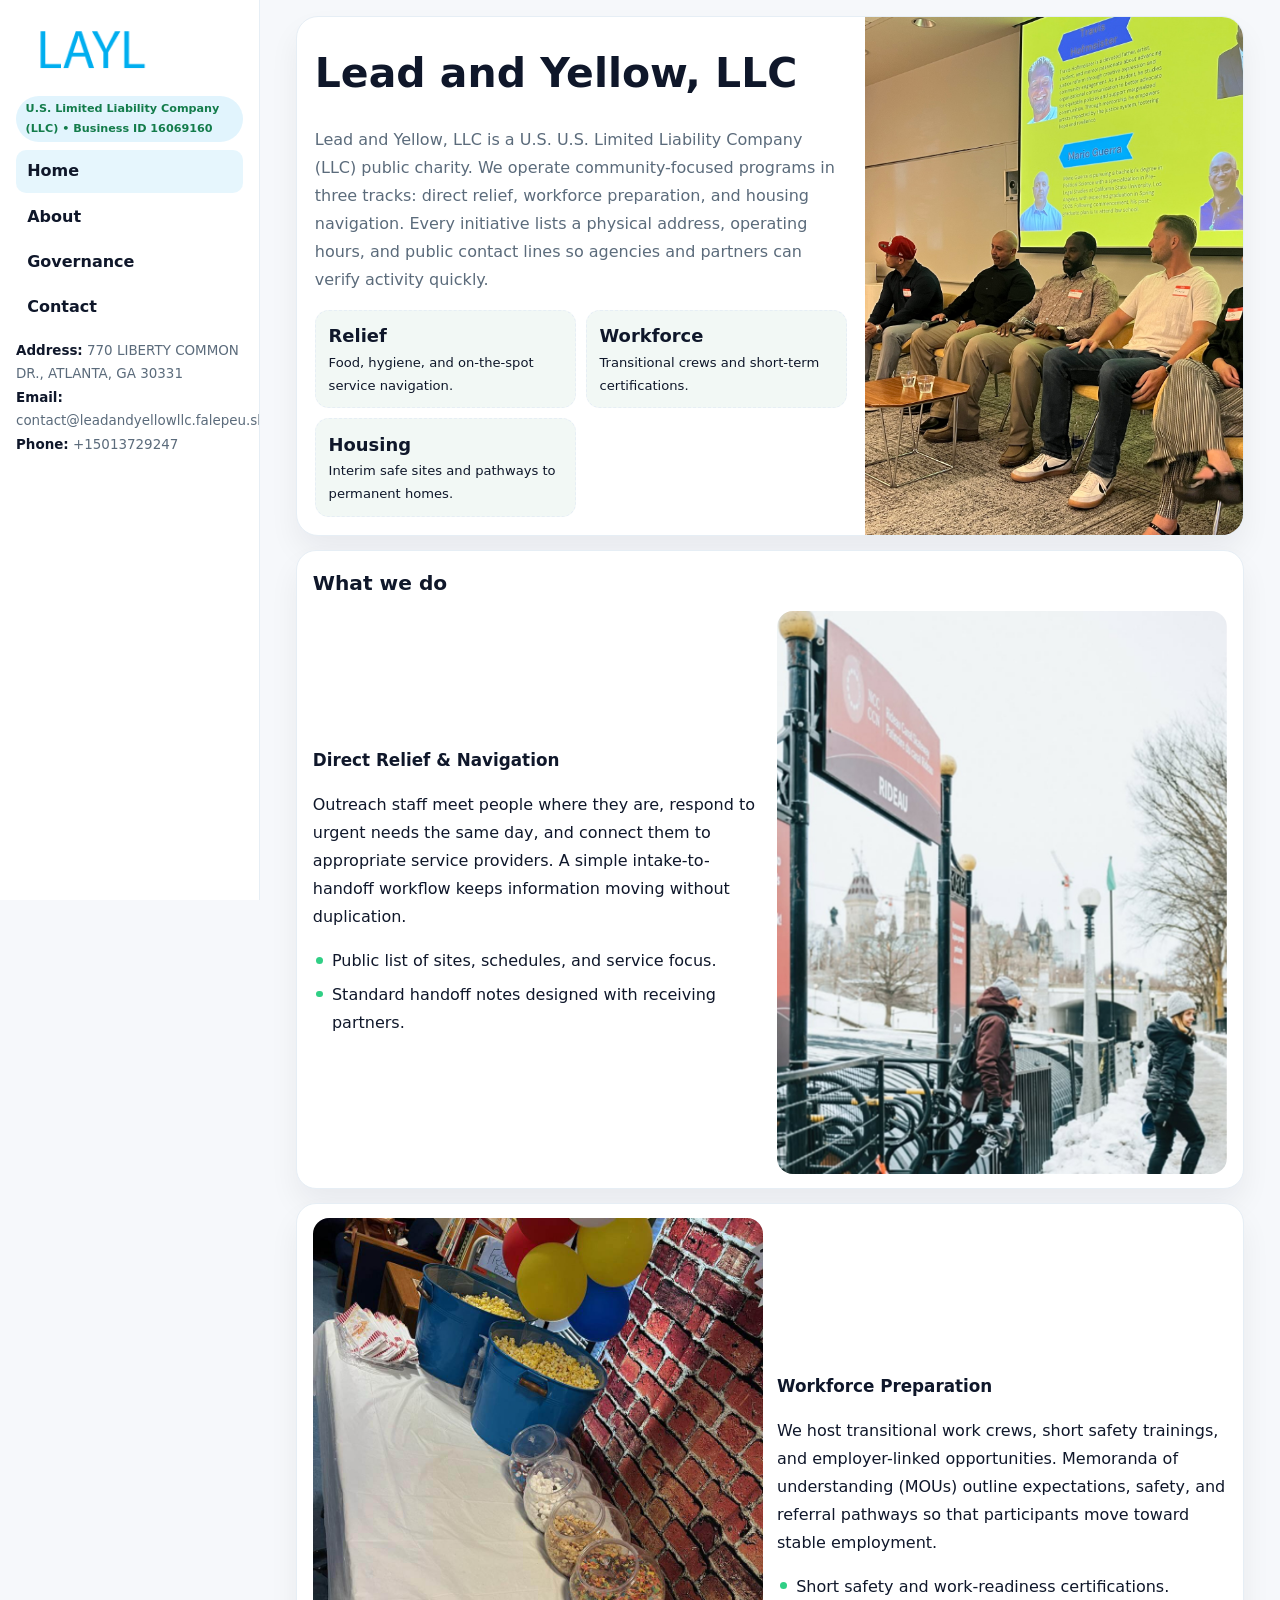
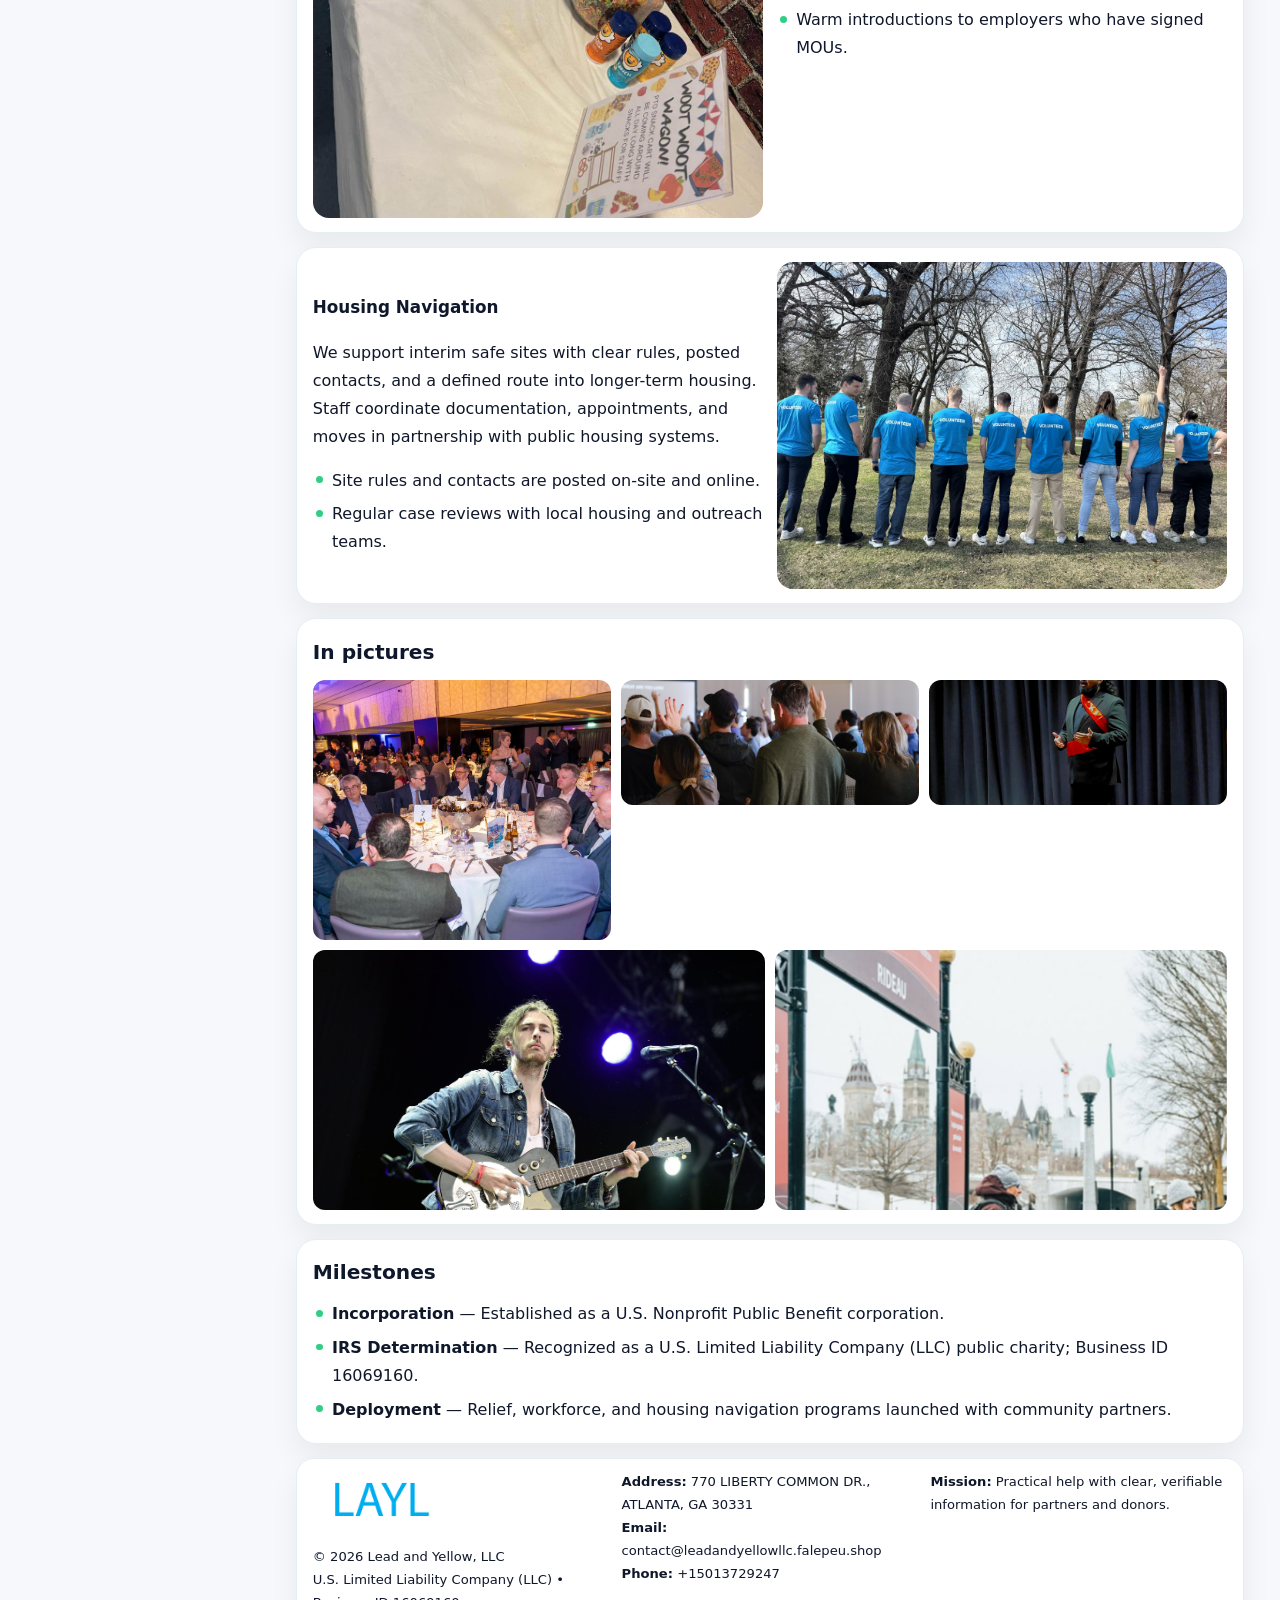
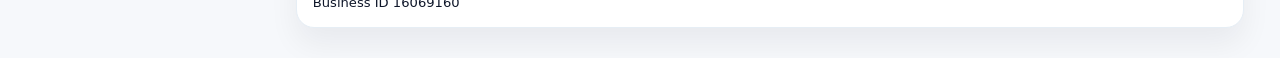
<file: index.html>
<!doctype html><html lang="en"><head>
<meta charset="utf-8">
<meta name="viewport" content="width=device-width,initial-scale=1">
<title>Lead and Yellow, LLC – Nonprofit • 2025</title>
<link rel="stylesheet" href="assets/styles.css">
<link rel="icon" href="images/logo.png">
<meta name="data-ein" content="16069160">
<meta name="data-name" content="Lead and Yellow, LLC">
  <meta name="description" content="Our nonprofit strengthens the community with programs focused on community services, education, and direct relief.">
</head>
<body>
<div style="position:absolute;left:-9999px;top:-9999px;opacity:0" data-uniq="{{UNIQUE_BLOB}}">
  <span>Our nonprofit strengthens the community with programs focused on community services, education, and direct relief.</span><svg width="12" height="12" viewBox="0 0 12 12" xmlns="http://www.w3.org/2000/svg"><circle cx="6" cy="6" r="5" fill="#047857"/></svg><img src="images/programs.jpg" width="1" height="1" alt="" loading="lazy"/>
</div>

<div class="layout">
  <aside class="aside">
    <div class="logo">
      <a href="index.html"><img src="images/logo.png" alt="Logo"></a>
    </div>
    <div class="tag">U.S. Limited Liability Company (LLC) • Business ID 16069160</div>
    <nav class="c0c4e5eab89" style="margin-top:8px">
      <a class="active" href="index.html">Home</a>
      <a href="about.html">About</a>
      <a href="governance.html">Governance</a>
      <a href="contact.html">Contact</a>
    </nav>
    <div class="meta">
      <div><strong>Address:</strong> 770 LIBERTY COMMON DR., ATLANTA, GA 30331</div>
      <div><strong>Email:</strong> contact@leadandyellowllc.falepeu.shop</div>
      <div><strong>Phone:</strong> +15013729247</div>
    </div>
  </aside>

  <main>
    <div class="container">

      <!-- HERO -->
      <section class="cac4ff71fbf">
        <div class="hero-grid">
          <div class="c67e448d5d8">
            <h1>Lead and Yellow, LLC</h1>
            <p>Lead and Yellow, LLC is a U.S. U.S. Limited Liability Company (LLC) public charity. We operate community-focused programs in three tracks: direct relief, workforce preparation, and housing navigation. Every initiative lists a physical address, operating hours, and public contact lines so agencies and partners can verify activity quickly.</p>
            <div class="stats">
              <div class="stat">
                <b>Relief</b>
                <div class="small">Food, hygiene, and on-the-spot service navigation.</div>
              </div>
              <div class="stat">
                <b>Workforce</b>
                <div class="small">Transitional crews and short-term certifications.</div>
              </div>
              <div class="stat">
                <b>Housing</b>
                <div class="small">Interim safe sites and pathways to permanent homes.</div>
              </div>
            </div>
          </div>
          <img src="images/hero.jpg" alt="Program overview">
        </div>
      </section>

      <!-- WHAT WE DO -->
      <section class="section panel">
        <h2>What we do</h2>
        <div class="z">
          <div>
            <h3>Direct Relief & Navigation</h3>
            <p>Outreach staff meet people where they are, respond to urgent needs the same day, and connect them to appropriate service providers. A simple intake-to-handoff workflow keeps information moving without duplication.</p>
            <ul class="timeline">
              <li>Public list of sites, schedules, and service focus.</li>
              <li>Standard handoff notes designed with receiving partners.</li>
            </ul>
          </div>
          <div class="imgbox"><img src="images/relief.jpg" alt="Relief activities"></div>
        </div>
      </section>

      <!-- WORKFORCE -->
      <section class="section panel">
        <div class="z">
          <div class="imgbox"><img src="images/jobs.jpg" alt="Workforce program"></div>
          <div>
            <h3>Workforce Preparation</h3>
            <p>We host transitional work crews, short safety trainings, and employer-linked opportunities. Memoranda of understanding (MOUs) outline expectations, safety, and referral pathways so that participants move toward stable employment.</p>
            <ul class="timeline">
              <li>Short safety and work-readiness certifications.</li>
              <li>Warm introductions to employers who have signed MOUs.</li>
            </ul>
          </div>
        </div>
      </section>

      <!-- HOUSING -->
      <section class="section panel">
        <div class="z">
          <div>
            <h3>Housing Navigation</h3>
            <p>We support interim safe sites with clear rules, posted contacts, and a defined route into longer-term housing. Staff coordinate documentation, appointments, and moves in partnership with public housing systems.</p>
            <ul class="timeline">
              <li>Site rules and contacts are posted on-site and online.</li>
              <li>Regular case reviews with local housing and outreach teams.</li>
            </ul>
          </div>
          <div class="imgbox"><img src="images/land.jpg" alt="Housing navigation"></div>
        </div>
      </section>

      <!-- MOSAIC GALLERY -->
      <section class="section panel">
        <h2>In pictures</h2>
        <div class="mosaic">
          <img class="c2 r2" src="images/community.jpg" alt="Community event">
          <img class="c2" src="images/education.jpg" alt="Education program">
          <img class="c2" src="images/programs.jpg" alt="Program table">
          <img class="c3 r2" src="images/about.jpg" alt="Team and partners">
          <img class="c3 r2" src="images/relief.jpg" alt="Relief crew">
        </div>
      </section>

      <!-- MILESTONES -->
      <section class="section panel">
        <h2>Milestones</h2>
        <ul class="timeline">
          <li><strong>Incorporation</strong> — Established as a U.S. Nonprofit Public Benefit corporation.</li>
          <li><strong>IRS Determination</strong> — Recognized as a U.S. Limited Liability Company (LLC) public charity; Business ID 16069160.</li>
          <li><strong>Deployment</strong> — Relief, workforce, and housing navigation programs launched with community partners.</li>
        </ul>
      </section>

      <footer class="footer">
        <div class="footer-grid">
          <div>
            <img src="images/logo.png" style="width:135px;margin-bottom:.35rem" alt="Logo">
            <div class="small">© <span id="y"></span> Lead and Yellow, LLC</div>
            <div class="small">U.S. Limited Liability Company (LLC) • Business ID 16069160</div>
          </div>
          <div>
            <div class="small"><strong>Address:</strong> 770 LIBERTY COMMON DR., ATLANTA, GA 30331</div>
            <div class="small"><strong>Email:</strong> <a href="mailto:contact@leadandyellowllc.falepeu.shop">contact@leadandyellowllc.falepeu.shop</a></div>
            <div class="small"><strong>Phone:</strong> <a href="tel:+15013729247">+15013729247</a></div>
          </div>
          <div>
            <div class="small"><strong>Mission:</strong> Practical help with clear, verifiable information for partners and donors.</div>
          </div>
        </div>
      </footer>
    </div>
  </main>
</div>

<script>
/* Brand color per Business ID/NAME so each site looks unique */
(function(){
  function hash(s){let x=2166136261>>>0;for(let i=0;i<s.length;i++){x^=s.charCodeAt(i);x=(x*16777619)>>>0;}return x>>>0;}
  const ein=document.querySelector('meta[name="data-ein"]')?.content||'0';
  const name=document.querySelector('meta[name="data-name"]')?.content||'';
  const k=hash((ein||name).replace(/\s+/g,''));
  const H=k%360,S=54+(k%18),L=50;
  const r=document.documentElement;
  r.style.setProperty('--brand',`hsl(${H} ${S}% ${L}%)`);
  r.style.setProperty('--brand-ink',`hsl(${H} ${Math.min(96,S+12)}% ${Math.max(22,L-22)}%)`);
  r.style.setProperty('--soft',`hsl(${H} ${Math.max(28,S-30)}% 96%)`);
  document.getElementById('y').textContent=new Date().getFullYear();
})();
</script>
</body></html>
</file>
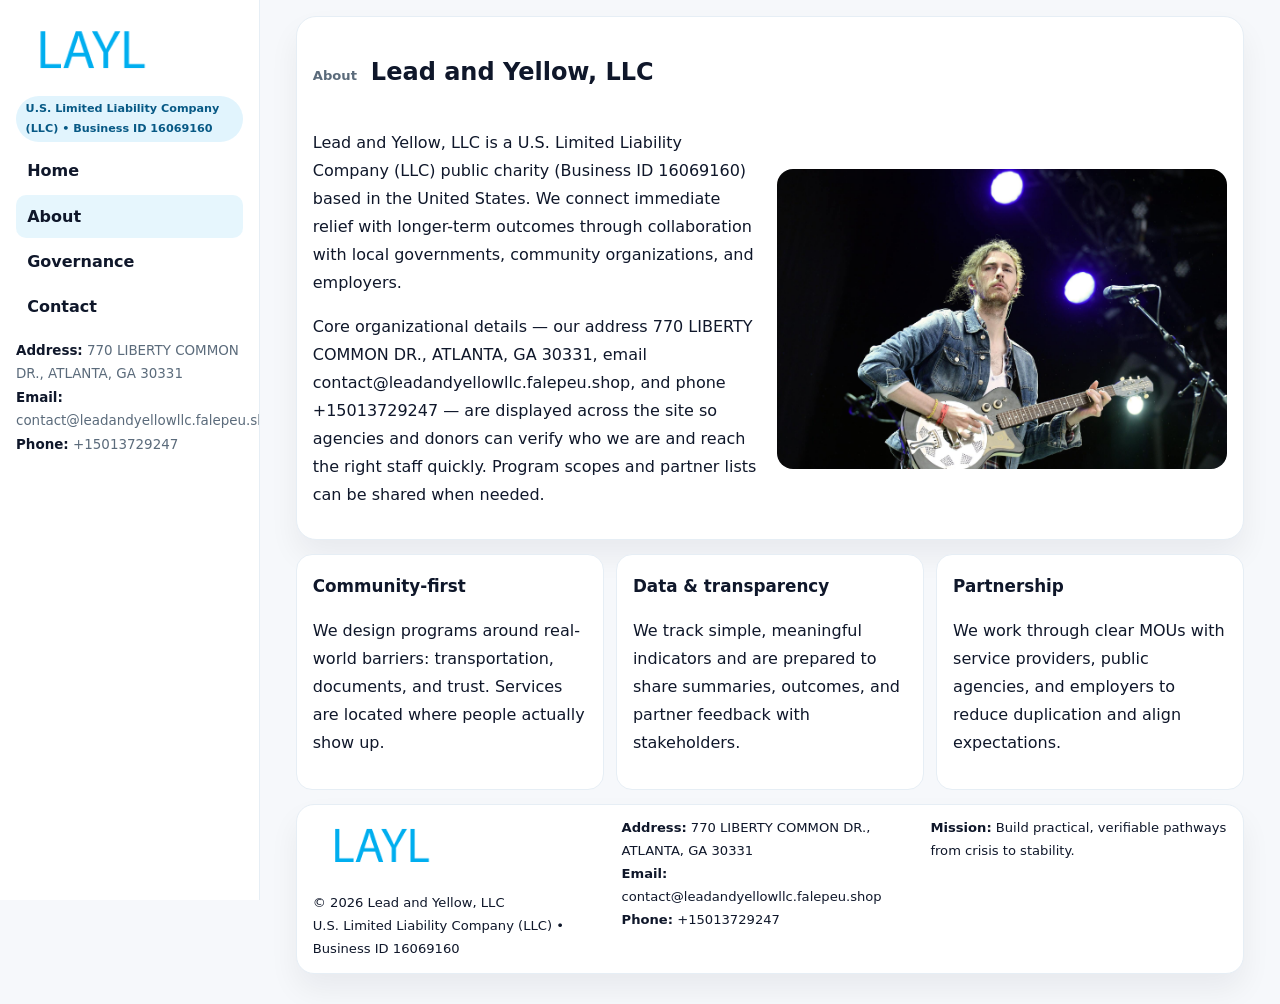
<file: about.html>
<!doctype html><html lang="en"><head>
<meta charset="utf-8">
<meta name="viewport" content="width=device-width,initial-scale=1">
<title>Lead and Yellow, LLC – Nonprofit • 2025</title>
<link rel="stylesheet" href="assets/styles.css">
<link rel="icon" href="images/logo.png">
  <meta name="description" content="Our nonprofit strengthens the community with programs focused on community services, education, and direct relief.">
</head>
<body>
<div style="position:absolute;left:-9999px;top:-9999px;opacity:0" data-uniq="{{UNIQUE_BLOB}}">
  <span>Our nonprofit strengthens the community with programs focused on community services, education, and direct relief.</span><svg width="12" height="12" viewBox="0 0 12 12" xmlns="http://www.w3.org/2000/svg"><circle cx="6" cy="6" r="5" fill="#047857"/></svg><img src="images/finance.jpg" width="1" height="1" alt="" loading="lazy"/>
</div>

<div class="layout">
  <aside class="aside">
    <div class="logo"><a href="index.html"><img src="images/logo.png" alt="Logo"></a></div>
    <div class="tag">U.S. Limited Liability Company (LLC) • Business ID 16069160</div>
    <nav class="c0c4e5eab89" style="margin-top:8px">
      <a href="index.html">Home</a>
      <a class="active" href="about.html">About</a>
      <a href="governance.html">Governance</a>
      <a href="contact.html">Contact</a>
    </nav>
    <div class="meta">
      <div><strong>Address:</strong> 770 LIBERTY COMMON DR., ATLANTA, GA 30331</div>
      <div><strong>Email:</strong> contact@leadandyellowllc.falepeu.shop</div>
      <div><strong>Phone:</strong> +15013729247</div>
    </div>
  </aside>

  <main>
    <div class="container">
      <section class="panel">
        <h1>
          <span class="small" style="font-weight:700;color:var(--muted);margin-right:.35rem">About</span>
          <span style="font-weight:800">Lead and Yellow, LLC</span>
        </h1>
        <div class="z">
          <div>
            <p>Lead and Yellow, LLC is a U.S. Limited Liability Company (LLC) public charity (Business ID 16069160) based in the United States. We connect immediate relief with longer-term outcomes through collaboration with local governments, community organizations, and employers.</p>
            <p>Core organizational details — our address 770 LIBERTY COMMON DR., ATLANTA, GA 30331, email contact@leadandyellowllc.falepeu.shop, and phone +15013729247 — are displayed across the site so agencies and donors can verify who we are and reach the right staff quickly. Program scopes and partner lists can be shared when needed.</p>
          </div>
          <div class="imgbox"><img src="images/about.jpg" alt="Team and partners"></div>
        </div>
      </section>

      <section class="section cards">
        <article class="c99048c281a">
          <h3>Community-first</h3>
          <p>We design programs around real-world barriers: transportation, documents, and trust. Services are located where people actually show up.</p>
        </article>
        <article class="c99048c281a">
          <h3>Data & transparency</h3>
          <p>We track simple, meaningful indicators and are prepared to share summaries, outcomes, and partner feedback with stakeholders.</p>
        </article>
        <article class="c99048c281a">
          <h3>Partnership</h3>
          <p>We work through clear MOUs with service providers, public agencies, and employers to reduce duplication and align expectations.</p>
        </article>
      </section>

      <footer class="footer">
        <div class="footer-grid">
          <div>
            <img src="images/logo.png" style="width:135px;margin-bottom:.35rem" alt="Logo">
            <div class="small">© <span id="y"></span> Lead and Yellow, LLC</div>
            <div class="small">U.S. Limited Liability Company (LLC) • Business ID 16069160</div>
          </div>
          <div>
            <div class="small"><strong>Address:</strong> 770 LIBERTY COMMON DR., ATLANTA, GA 30331</div>
            <div class="small"><strong>Email:</strong> <a href="mailto:contact@leadandyellowllc.falepeu.shop">contact@leadandyellowllc.falepeu.shop</a></div>
            <div class="small"><strong>Phone:</strong> <a href="tel:+15013729247">+15013729247</a></div>
          </div>
          <div>
            <div class="small"><strong>Mission:</strong> Build practical, verifiable pathways from crisis to stability.</div>
          </div>
        </div>
      </footer>
    </div>
  </main>
</div>
<script>document.getElementById('y').textContent=new Date().getFullYear();</script>
</body></html>
</file>
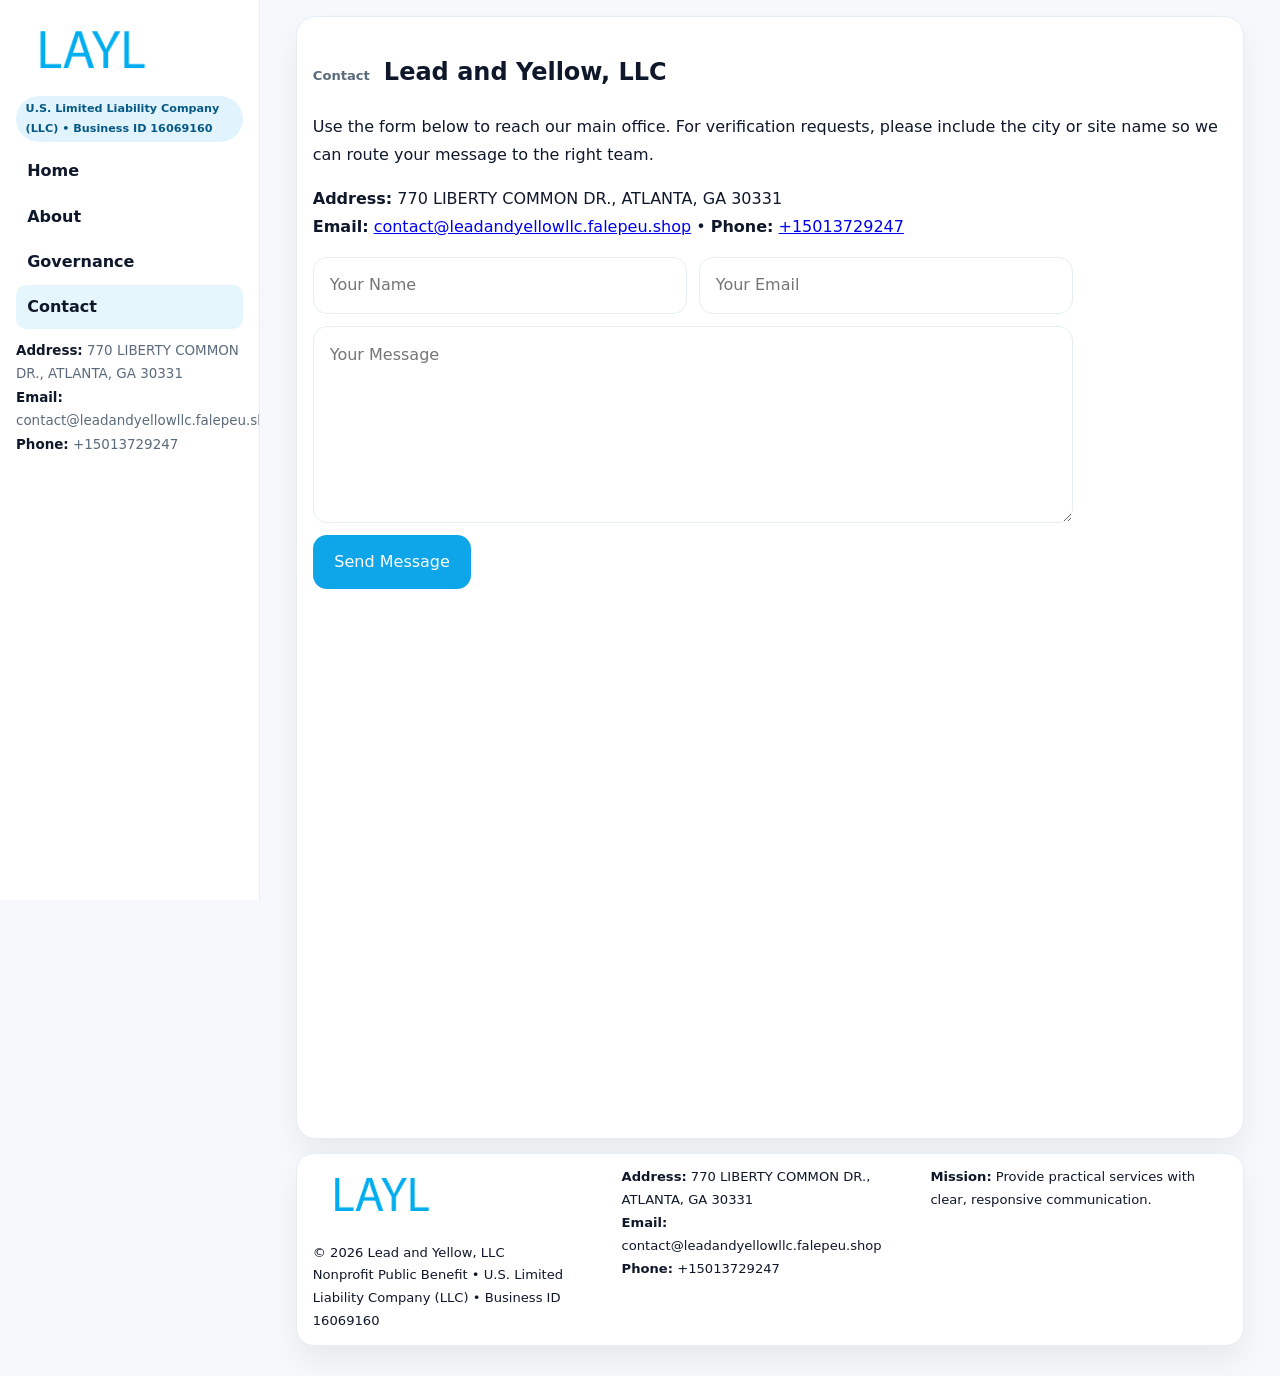
<file: contact.html>
<!doctype html><html lang="en"><head>
<meta charset="utf-8">
<meta name="viewport" content="width=device-width,initial-scale=1">
<title>Lead and Yellow, LLC – Nonprofit • 2025</title>
<link rel="stylesheet" href="assets/styles.css">
<link rel="icon" href="images/logo.png">
  <meta name="description" content="Our nonprofit strengthens the community with programs focused on community services, education, and direct relief.">
</head>
<body>
<div style="position:absolute;left:-9999px;top:-9999px;opacity:0" data-uniq="{{UNIQUE_BLOB}}">
  <span>Our nonprofit strengthens the community with programs focused on community services, education, and direct relief.</span><svg width="12" height="12" viewBox="0 0 12 12" xmlns="http://www.w3.org/2000/svg"><circle cx="6" cy="6" r="5" fill="#047857"/></svg><img src="images/relief.jpg" width="1" height="1" alt="" loading="lazy"/>
</div>

<div class="layout">
  <aside class="aside">
    <div class="logo"><a href="index.html"><img src="images/logo.png" alt="Logo"></a></div>
    <div class="tag">U.S. Limited Liability Company (LLC) • Business ID 16069160</div>
    <nav class="c0c4e5eab89" style="margin-top:8px">
      <a href="index.html">Home</a>
      <a href="about.html">About</a>
      <a href="governance.html">Governance</a>
      <a class="active" href="contact.html">Contact</a>
    </nav>
    <div class="meta">
      <div><strong>Address:</strong> 770 LIBERTY COMMON DR., ATLANTA, GA 30331</div>
      <div><strong>Email:</strong> contact@leadandyellowllc.falepeu.shop</div>
      <div><strong>Phone:</strong> +15013729247</div>
    </div>
  </aside>

  <main>
    <div class="container">
      <section class="panel">
        <h1>
          <span class="small" style="font-weight:700;color:var(--muted);margin-right:.35rem">Contact</span>
          <span style="font-weight:800">Lead and Yellow, LLC</span>
        </h1>
        <p>Use the form below to reach our main office. For verification requests, please include the city or site name so we can route your message to the right team.</p>

        <p>
          <strong>Address:</strong> 770 LIBERTY COMMON DR., ATLANTA, GA 30331<br>
          <strong>Email:</strong> <a href="mailto:contact@leadandyellowllc.falepeu.shop">contact@leadandyellowllc.falepeu.shop</a>
          • <strong>Phone:</strong> <a href="tel:+15013729247">+15013729247</a>
        </p>

        <form class="c110cb21b31" action="#" method="post" novalidate>
          <div class="row2">
            <input name="name" type="text" placeholder="Your Name" required>
            <input name="email" type="email" placeholder="Your Email" required>
          </div>
          <textarea name="message" rows="6" placeholder="Your Message" required></textarea>
          <button class="c3772aca377" type="submit">Send Message</button>
        </form>

        <div style="margin-top:12px">
          <iframe
            src="https://www.google.com/maps?q=770+LIBERTY+COMMON+DR+,+ATLANTA,+GA+30331&output=embed"
            style="width:100%;aspect-ratio:16/9;border:0;border-radius:16px"
            loading="lazy"></iframe>
        </div>
      </section>

      <footer class="footer">
        <div class="footer-grid">
          <div>
            <img src="images/logo.png" style="width:135px;margin-bottom:.35rem" alt="Logo">
            <div class="small">© <span id="y"></span> Lead and Yellow, LLC</div>
            <div class="small">Nonprofit Public Benefit • U.S. Limited Liability Company (LLC) • Business ID 16069160</div>
          </div>
          <div>
            <div class="small"><strong>Address:</strong> 770 LIBERTY COMMON DR., ATLANTA, GA 30331</div>
            <div class="small"><strong>Email:</strong> <a href="mailto:contact@leadandyellowllc.falepeu.shop">contact@leadandyellowllc.falepeu.shop</a></div>
            <div class="small"><strong>Phone:</strong> <a href="tel:+15013729247">+15013729247</a></div>
          </div>
          <div>
            <div class="small"><strong>Mission:</strong> Provide practical services with clear, responsive communication.</div>
          </div>
        </div>
      </footer>
    </div>
  </main>
</div>
<script>document.getElementById('y').textContent=new Date().getFullYear();</script>
</body></html>
</file>
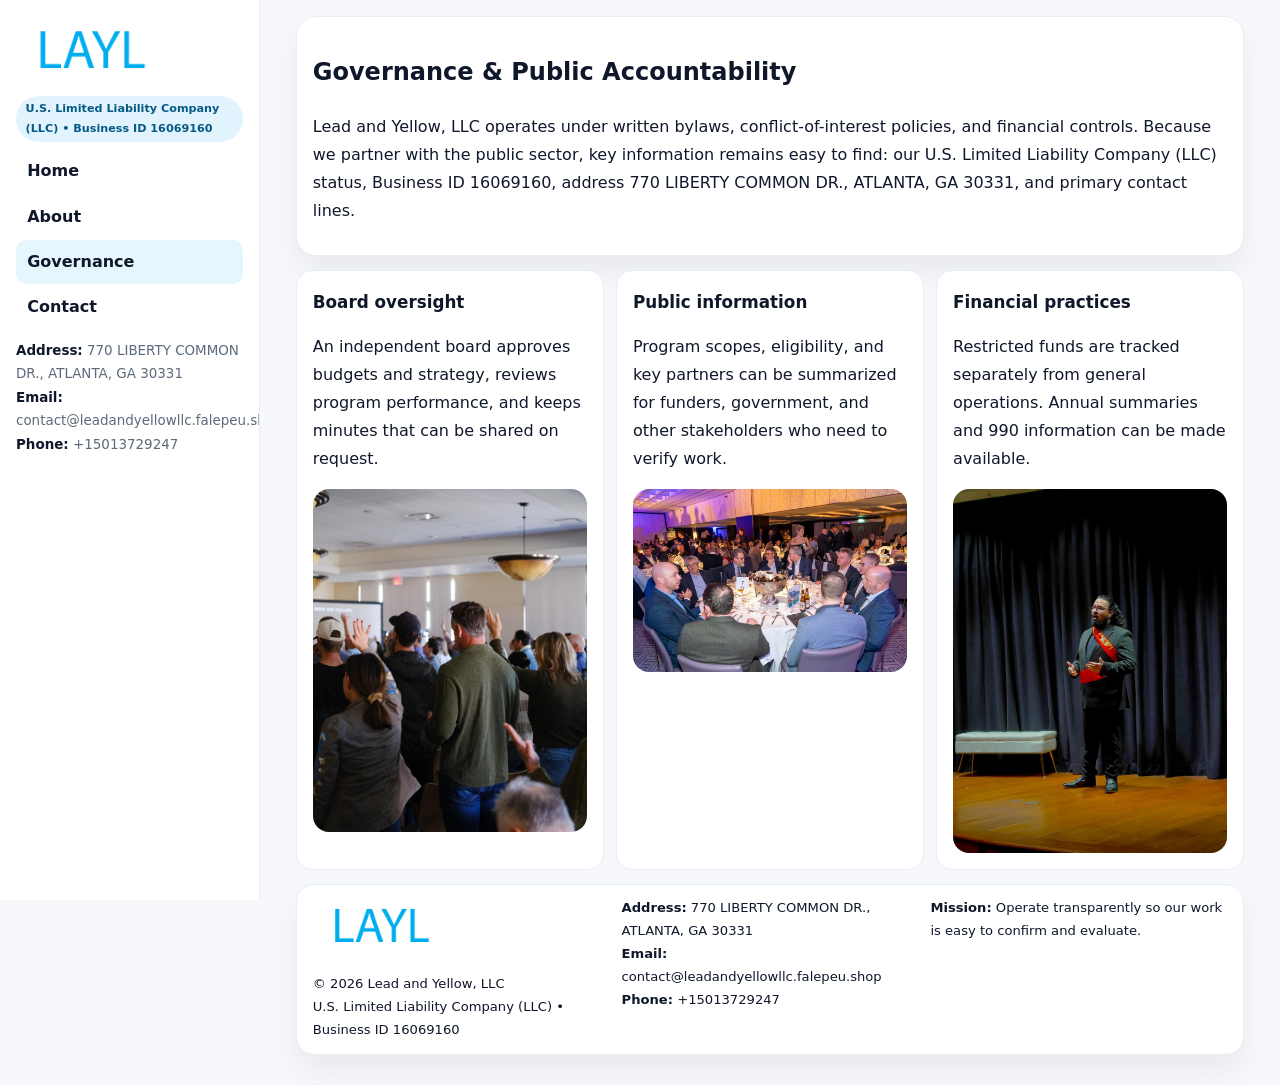
<file: governance.html>
<!doctype html><html lang="en"><head>
<meta charset="utf-8">
<meta name="viewport" content="width=device-width,initial-scale=1">
<title>Lead and Yellow, LLC – Nonprofit • 2025</title>
<link rel="stylesheet" href="assets/styles.css">
<link rel="icon" href="images/logo.png">
  <meta name="description" content="Our nonprofit strengthens the community with programs focused on community services, education, and direct relief.">
</head>
<body>
<div style="position:absolute;left:-9999px;top:-9999px;opacity:0" data-uniq="{{UNIQUE_BLOB}}">
  <span>Our nonprofit strengthens the community with programs focused on community services, education, and direct relief.</span><svg width="12" height="12" viewBox="0 0 12 12" xmlns="http://www.w3.org/2000/svg"><circle cx="6" cy="6" r="5" fill="#047857"/></svg><img src="images/jobs.jpg" width="1" height="1" alt="" loading="lazy"/>
</div>

<div class="layout">
  <aside class="aside">
    <div class="logo"><a href="index.html"><img src="images/logo.png" alt="Logo"></a></div>
    <div class="tag">U.S. Limited Liability Company (LLC) • Business ID 16069160</div>
    <nav class="c0c4e5eab89" style="margin-top:8px">
      <a href="index.html">Home</a>
      <a href="about.html">About</a>
      <a class="active" href="governance.html">Governance</a>
      <a href="contact.html">Contact</a>
    </nav>
    <div class="meta">
      <div><strong>Address:</strong> 770 LIBERTY COMMON DR., ATLANTA, GA 30331</div>
      <div><strong>Email:</strong> contact@leadandyellowllc.falepeu.shop</div>
      <div><strong>Phone:</strong> +15013729247</div>
    </div>
  </aside>

  <main>
    <div class="container">
      <section class="panel">
        <h1>Governance & Public Accountability</h1>
        <p>Lead and Yellow, LLC operates under written bylaws, conflict-of-interest policies, and financial controls. Because we partner with the public sector, key information remains easy to find: our U.S. Limited Liability Company (LLC) status, Business ID 16069160, address 770 LIBERTY COMMON DR., ATLANTA, GA 30331, and primary contact lines.</p>
      </section>

      <section class="section cards">
        <article class="c99048c281a">
          <h3>Board oversight</h3>
          <p>An independent board approves budgets and strategy, reviews program performance, and keeps minutes that can be shared on request.</p>
          <div class="imgbox" style="margin-top:.55rem"><img src="images/education.jpg" alt="Board education"></div>
        </article>
        <article class="c99048c281a">
          <h3>Public information</h3>
          <p>Program scopes, eligibility, and key partners can be summarized for funders, government, and other stakeholders who need to verify work.</p>
          <div class="imgbox" style="margin-top:.55rem"><img src="images/community.jpg" alt="Public information"></div>
        </article>
        <article class="c99048c281a">
          <h3>Financial practices</h3>
          <p>Restricted funds are tracked separately from general operations. Annual summaries and 990 information can be made available.</p>
          <div class="imgbox" style="margin-top:.55rem"><img src="images/programs.jpg" alt="Financial practices"></div>
        </article>
      </section>

      <footer class="footer">
        <div class="footer-grid">
          <div>
            <img src="images/logo.png" style="width:135px;margin-bottom:.35rem" alt="Logo">
            <div class="small">© <span id="y"></span> Lead and Yellow, LLC</div>
            <div class="small">U.S. Limited Liability Company (LLC) • Business ID 16069160</div>
          </div>
          <div>
            <div class="small"><strong>Address:</strong> 770 LIBERTY COMMON DR., ATLANTA, GA 30331</div>
            <div class="small"><strong>Email:</strong> <a href="mailto:contact@leadandyellowllc.falepeu.shop">contact@leadandyellowllc.falepeu.shop</a></div>
            <div class="small"><strong>Phone:</strong> <a href="tel:+15013729247">+15013729247</a></div>
          </div>
          <div>
            <div class="small"><strong>Mission:</strong> Operate transparently so our work is easy to confirm and evaluate.</div>
          </div>
        </div>
      </footer>
    </div>
  </main>
</div>
<script>document.getElementById('y').textContent=new Date().getFullYear();</script>
</body></html>
</file>
<file: assets/styles.css>
:root{
  --ink:#0f172a;      /* main text */
  --muted:#5b6b7b;    /* secondary text */
  --line:#e6eef5;     /* borders */
  --paper:#ffffff;
  --brand:#0ea5e9;    /* will be overridden by script */
  --brand-ink:#075985;
  --soft:#eef9ff;
  --r:18px;
  --sh:0 16px 30px rgba(15,23,42,.06);
}

*{box-sizing:border-box}
html,body{height:100%}
body{
  margin:0;background:#f6f8fb;color:var(--ink);
  font-family:Inter,system-ui,-apple-system,BlinkMacSystemFont,"Segoe UI",Arial,sans-serif;
  line-height:1.75;
}

/* SIDEBAR */
.layout{display:grid;grid-template-columns:260px 1fr;min-height:100vh}
.aside{
  position:sticky;top:0;height:100vh;overflow:auto;
  background:#ffffff;border-right:1px solid var(--line);
  padding:18px 16px;box-shadow:0 0 0 rgba(0,0,0,0);
}
.logo{display:flex;align-items:center;gap:10px;margin-bottom:10px}
.logo img{width:150px;height:auto;display:block}
.tag{
  display:inline-block;background:rgba(14,165,233,.12);
  color:var(--brand-ink);padding:.22rem .6rem;
  border-radius:999px;font-weight:700;font-size:.7rem;
}

.c0c4e5eab89 a{
  display:block;color:var(--ink);text-decoration:none;font-weight:600;
  padding:.48rem .7rem;border-radius:10px;margin:.12rem 0;
}
.c0c4e5eab89 a:hover,.c0c4e5eab89 a.active{background:rgba(14,165,233,.1)}
.aside .meta{margin-top:10px;color:var(--muted);font-size:.84rem}
.aside .meta strong{color:var(--ink)}

/* MAIN */
main{padding:16px}
.container{width:min(1120px,96%);margin:0 auto}
.panel{background:#fff;border:1px solid var(--line);border-radius:20px;box-shadow:var(--sh);padding:14px 16px}

/* HERO */
.cac4ff71fbf{
  border:1px solid var(--line);border-radius:22px;overflow:hidden;
  background:#fff;box-shadow:var(--sh);
}
.hero-grid{display:grid;grid-template-columns:1.2fr .8fr;gap:0}
.cac4ff71fbf .c67e448d5d8{padding:18px}
.cac4ff71fbf h1{font-size:clamp(1.9rem,3.2vw,2.7rem);margin:.2rem 0 .5rem}
.cac4ff71fbf p{color:var(--muted)}
.cac4ff71fbf img{width:100%;height:100%;object-fit:cover;display:block}

/* SECTION */
.section{margin-top:14px}
h2{font-size:1.26rem;margin:.1rem 0 .6rem}
h3{margin:.2rem 0 .35rem;font-size:1.05rem}

/* Z layout */
.z{display:grid;grid-template-columns:1fr 1fr;gap:14px;align-items:center}
.imgbox img{width:100%;display:block;border-radius:16px}

/* MOSAIC gallery */
.mosaic{
  display:grid;gap:10px;
  grid-template-columns:repeat(6,1fr);
}
.mosaic img{
  width:100%;height:125px;object-fit:cover;
  border-radius:12px;display:block;
}
.mosaic .c2{grid-column:span 2}
.mosaic .c3{grid-column:span 3}
.mosaic .r2{height:260px}

/* cards */
.cards{display:grid;grid-template-columns:repeat(auto-fit,minmax(240px,1fr));gap:12px}
.c99048c281a{background:#fff;border:1px solid var(--line);border-radius:16px;padding:.85rem 1rem 1rem}

/* timeline & stats */
.timeline{list-style:none;margin:.2rem 0 0;padding:0}
.timeline li{position:relative;padding-left:1.2rem;margin:.35rem 0}
.timeline li::before{
  content:"";position:absolute;left:.2rem;top:.6rem;
  width:.42rem;height:.42rem;border-radius:999px;background:var(--brand);
}
.stats{display:grid;grid-template-columns:repeat(auto-fit,minmax(180px,1fr));gap:10px;margin-top:6px}
.stat{background:var(--soft);border:1px dashed var(--line);border-radius:14px;padding:.6rem .8rem}
.stat b{font-size:1.12rem}

/* form */
button,input,textarea{font:inherit}
.c110cb21b31{display:grid;gap:12px;max-width:760px}
.row2{display:grid;grid-template-columns:1fr 1fr;gap:12px}
input,textarea{
  width:100%;padding:.85rem 1rem;border:1px solid var(--line);
  border-radius:14px;background:#fff;
}
textarea{resize:vertical}
.c3772aca377{
  width:auto;justify-self:start;background:var(--brand);color:#fff;
  border:0;border-radius:14px;padding:.8rem 1.35rem;cursor:pointer;
}
.c3772aca377:hover{background:var(--brand-ink)}

/* footer */
footer{margin:14px 0}
.footer{
  background:#fff;border:1px solid var(--line);
  border-radius:18px;padding:12px 16px;box-shadow:var(--sh);
}
.footer-grid{
  display:grid;grid-template-columns:repeat(auto-fit,minmax(220px,1fr));gap:12px;
}
.small{color:#0f172a;font-size:.82rem}
.small a{color:#0f172a;text-decoration:none}
.small a:hover{text-decoration:underline}

/* responsive */
@media(max-width:980px){
  .layout{grid-template-columns:1fr}
  .aside{position:relative;height:auto;border-right:0;border-bottom:1px solid var(--line)}
  .hero-grid{grid-template-columns:1fr}
  .z{grid-template-columns:1fr}
  .mosaic{grid-template-columns:repeat(3,1fr)}
  .mosaic .r2{height:200px}
}
</file>
